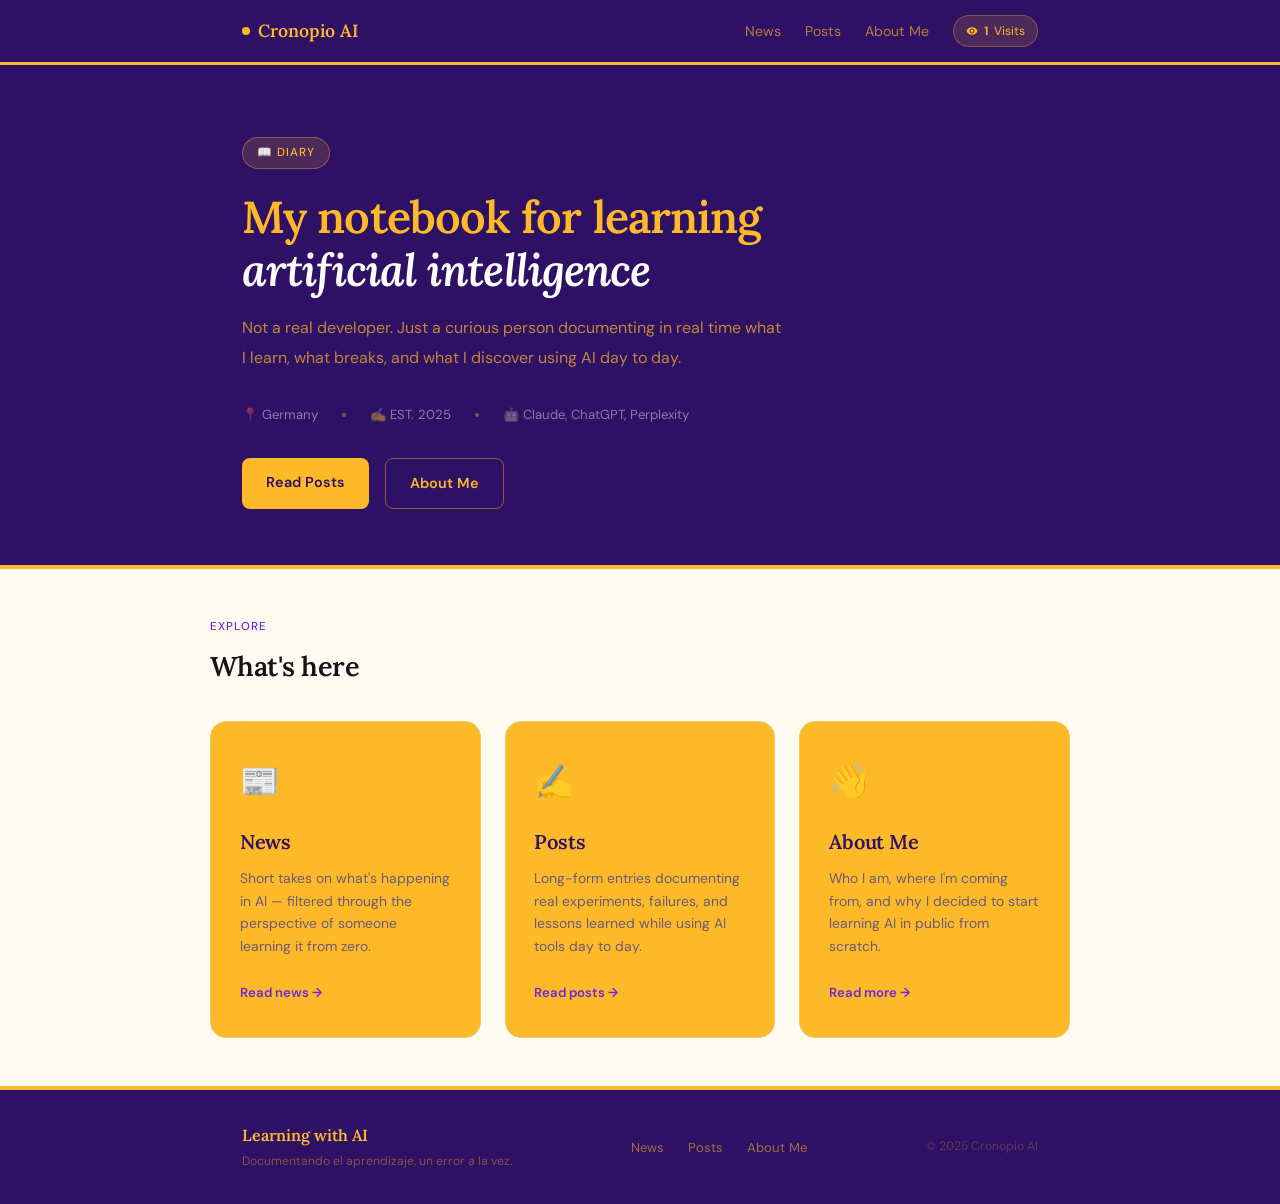
<file: index.html>
<!DOCTYPE html>
<html lang="en">
<head>
  <meta charset="UTF-8">
  <meta name="viewport" content="width=device-width, initial-scale=1.0">
  <title>Cronopio AI — My Digital Diary</title>
  <link href="https://fonts.googleapis.com/css2?family=Lora:ital,wght@0,400;0,600;1,400&family=DM+Sans:opsz,wght@9..40,300;9..40,400;9..40,500&display=swap" rel="stylesheet">
  <link rel="stylesheet" href="css/style.css">
  <script data-goatcounter="https://TUNOMBRE.goatcounter.com/count"
          async src="//gc.zgo.at/count.js"></script>
</head>
<body>

<nav>
  <div class="nav-inner">
    <a href="index.html" class="nav-logo">
      <span class="nav-logo-dot"></span> Cronopio AI
    </a>
    <div class="nav-right">
      <ul class="nav-links">
        <li><a href="news.html">News</a></li>
        <li><a href="posts.html">Posts</a></li>
        <li><a href="about.html">About Me</a></li>
      </ul>
      <div class="visit-badge">
        <svg viewBox="0 0 24 24"><path d="M12 4.5C7 4.5 2.73 7.61 1 12c1.73 4.39 6 7.5 11 7.5s9.27-3.11 11-7.5c-1.73-4.39-6-7.5-11-7.5zM12 17c-2.76 0-5-2.24-5-5s2.24-5 5-5 5 2.24 5 5-2.24 5-5 5zm0-8c-1.66 0-3 1.34-3 3s1.34 3 3 3 3-1.34 3-3-1.34-3-3-3z"/></svg>
        <span id="visit-count">...</span> Visits
      </div>
    </div>
  </div>
</nav>

<div class="header-wrap">
  <div class="header">
    <div class="header-tag">📖 Diary</div>
    <h1>My notebook for learning<br><em>artificial intelligence</em></h1>
    <p class="header-sub"> Not a real developer. Just a curious person documenting in real time what I learn, what breaks, and what I discover using AI day to day.</p> 
          <div class="header-meta">
      <span class="meta-item">📍 Germany</span>
      <span class="meta-dot"></span>
      <span class="meta-item">✍️ EST. 2025</span>
      <span class="meta-dot"></span>
      <span class="meta-item">🤖 Claude, ChatGPT, Perplexity</span>
    </div>
    <div class="hero-actions">
      <a href="posts.html" class="btn btn-primary">Read Posts</a>
      <a href="about.html" class="btn btn-outline">About Me</a>
    </div>
  </div>
</div>

<section class="categories-section">
  <div class="categories-inner">
    <p class="categories-label">Explore</p>
    <h2 class="categories-title">What's here</h2>
    <div class="category-cards">

      <a href="news.html" class="category-card">
        <span class="category-card-icon">📰</span>
        <p class="category-card-title">News</p>
        <p class="category-card-desc">Short takes on what's happening in AI — filtered through the perspective of someone learning it from zero.</p>
        <span class="category-card-cta">Read news →</span>
      </a>

      <a href="posts.html" class="category-card">
        <span class="category-card-icon">✍️</span>
        <p class="category-card-title">Posts</p>
        <p class="category-card-desc">Long-form entries documenting real experiments, failures, and lessons learned while using AI tools day to day.</p>
        <span class="category-card-cta">Read posts →</span>
      </a>

      <a href="about.html" class="category-card">
        <span class="category-card-icon">👋</span>
        <p class="category-card-title">About Me</p>
        <p class="category-card-desc">Who I am, where I'm coming from, and why I decided to start learning AI in public from scratch.</p>
        <span class="category-card-cta">Read more →</span>
      </a>

    </div>
  </div>
</section>

<footer>
  <div class="footer-inner">
    <div>
      <p class="footer-brand">Learning with AI</p>
      <p class="footer-sub">Documentando el aprendizaje, un error a la vez.</p>
    </div>
    <ul class="footer-links">
      <li><a href="news.html">News</a></li>
      <li><a href="posts.html">Posts</a></li>
      <li><a href="about.html">About Me</a></li>
    </ul>
    <p class="footer-copy">© 2025 Cronopio AI</p>
  </div>
</footer>

<script>
  async function loadVisitCount() {
    const SITE = 'TUNOMBRE';
    const TOKEN = 'TU_API_TOKEN';
    try {
      const res = await fetch(`https://${SITE}.goatcounter.com/api/v0/stats/total`, {
        headers: { 'Authorization': `Bearer ${TOKEN}` }
      });
      if (res.ok) {
        const data = await res.json();
        const count = data.total || 0;
        document.getElementById('visit-count').textContent = count.toLocaleString('es');
        return;
      }
    } catch(e) {}
    const key = 'blog-visits-v1';
    const stored = parseInt(localStorage.getItem(key) || '0') + 1;
    localStorage.setItem(key, stored);
    document.getElementById('visit-count').textContent = stored.toLocaleString('es');
  }
  loadVisitCount();
</script>
</body>
</html>
</file>
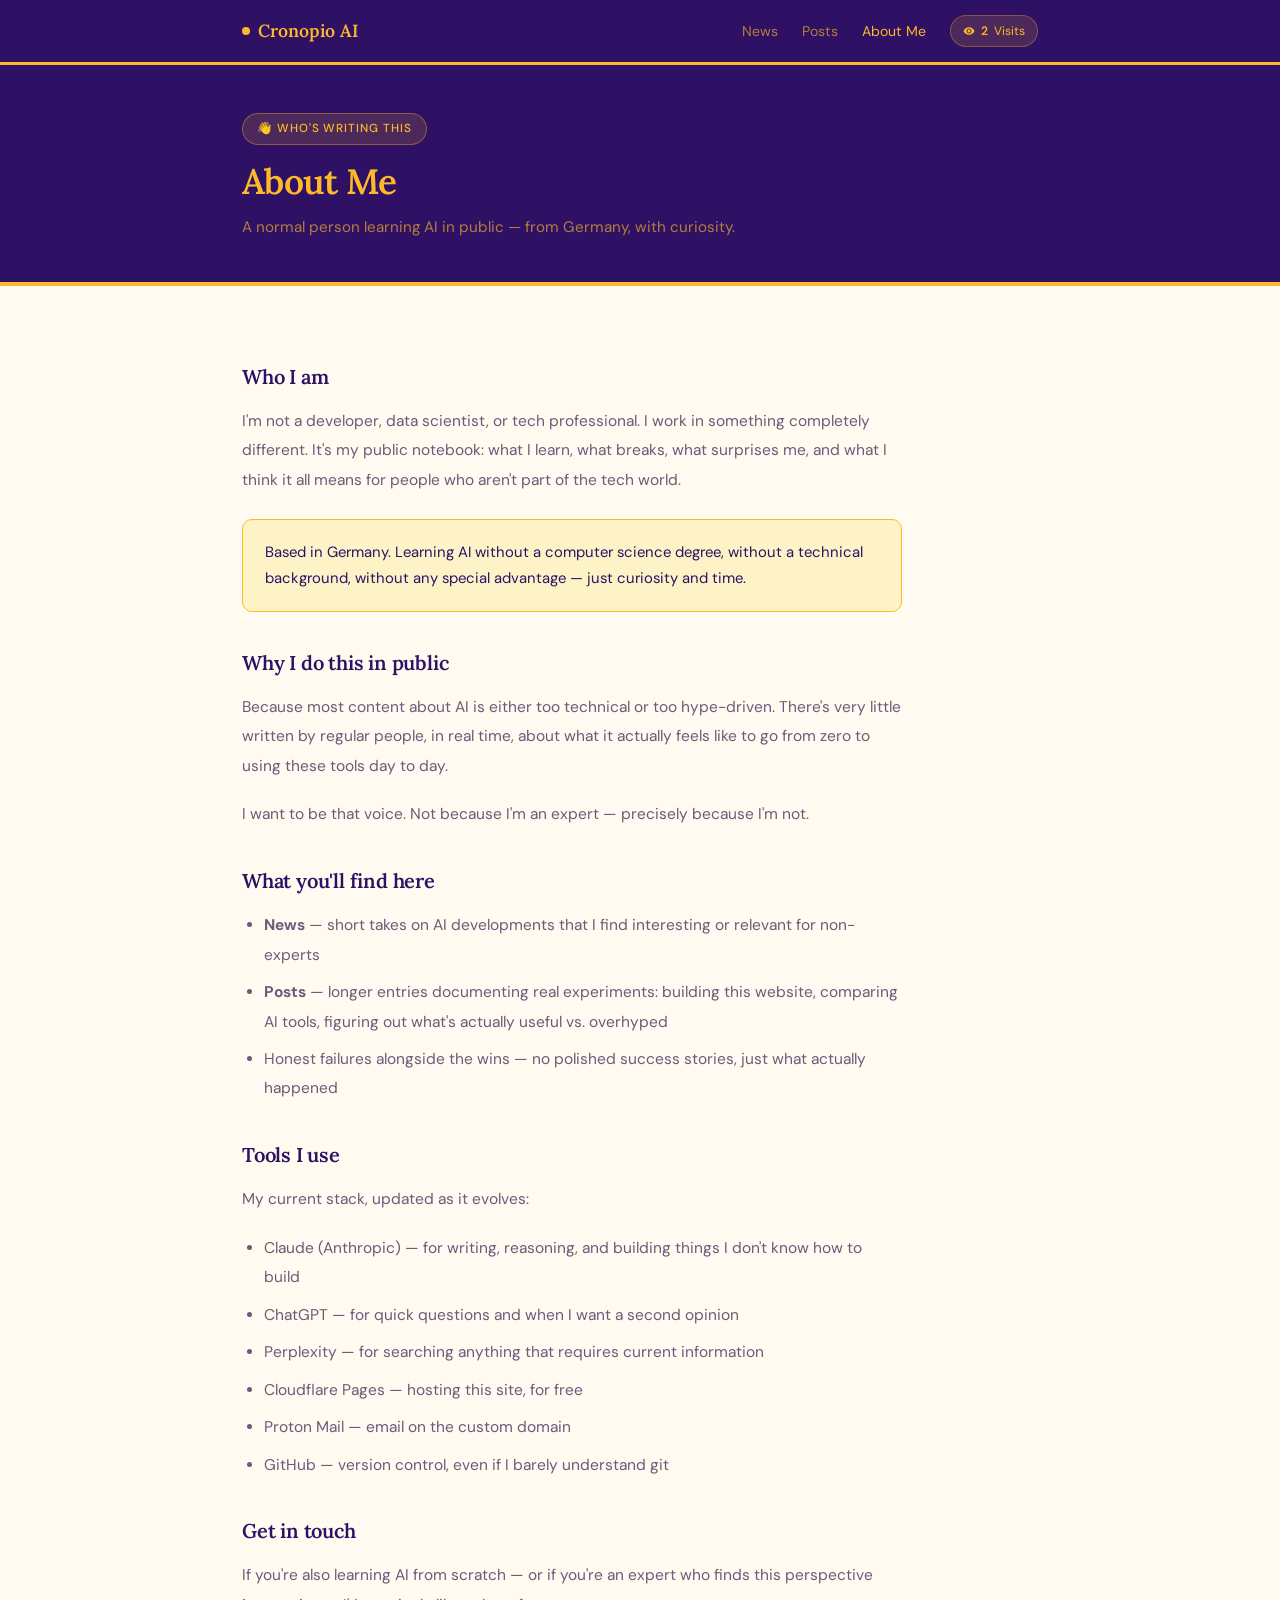
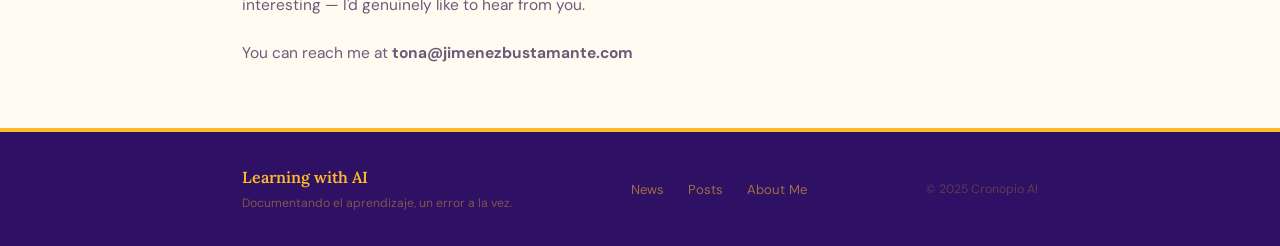
<file: about.html>
<!DOCTYPE html>
<html lang="en">
<head>
  <meta charset="UTF-8">
  <meta name="viewport" content="width=device-width, initial-scale=1.0">
  <title>About Me — Learning with AI</title>
  <link href="https://fonts.googleapis.com/css2?family=Lora:ital,wght@0,400;0,600;1,400&family=DM+Sans:opsz,wght@9..40,300;9..40,400;9..40,500&display=swap" rel="stylesheet">
  <link rel="stylesheet" href="css/style.css">
  <script data-goatcounter="https://TUNOMBRE.goatcounter.com/count"
          async src="//gc.zgo.at/count.js"></script>
</head>
<body>

<nav>
  <div class="nav-inner">
    <a href="index.html" class="nav-logo">
      <span class="nav-logo-dot"></span> Cronopio AI
    </a>
    <div class="nav-right">
      <ul class="nav-links">
        <li><a href="news.html">News</a></li>
        <li><a href="posts.html">Posts</a></li>
        <li><a href="about.html" class="active">About Me</a></li>
      </ul>
      <div class="visit-badge">
        <svg viewBox="0 0 24 24"><path d="M12 4.5C7 4.5 2.73 7.61 1 12c1.73 4.39 6 7.5 11 7.5s9.27-3.11 11-7.5c-1.73-4.39-6-7.5-11-7.5zM12 17c-2.76 0-5-2.24-5-5s2.24-5 5-5 5 2.24 5 5-2.24 5-5 5zm0-8c-1.66 0-3 1.34-3 3s1.34 3 3 3 3-1.34 3-3-1.34-3-3-3z"/></svg>
        <span id="visit-count">...</span> Visits
      </div>
    </div>
  </div>
</nav>

<div class="page-hero-wrap">
  <div class="page-hero">
    <span class="page-hero-label">👋 Who's writing this</span>
    <h1>About Me</h1>
    <p>A normal person learning AI in public — from Germany, with curiosity.</p>
  </div>
</div>

<div class="main-full">
  <div class="about-body" style="max-width:660px;">

    <h3>Who I am</h3>
    <p>I'm not a developer, data scientist, or tech professional. I work in something completely different. It's my public notebook: what I learn, what breaks, what surprises me, and what I think it all means for people who aren't part of the tech world.</p>

    <div class="about-highlight">
      Based in Germany. Learning AI without a computer science degree, without a technical background, without any special advantage — just curiosity and time.
    </div>

    <h3>Why I do this in public</h3>
    <p>Because most content about AI is either too technical or too hype-driven. There's very little written by regular people, in real time, about what it actually feels like to go from zero to using these tools day to day.</p>
    <p>I want to be that voice. Not because I'm an expert — precisely because I'm not.</p>

    <h3>What you'll find here</h3>
    <ul>
      <li><strong>News</strong> — short takes on AI developments that I find interesting or relevant for non-experts</li>
      <li><strong>Posts</strong> — longer entries documenting real experiments: building this website, comparing AI tools, figuring out what's actually useful vs. overhyped</li>
      <li>Honest failures alongside the wins — no polished success stories, just what actually happened</li>
    </ul>

    <h3>Tools I use</h3>
    <p>My current stack, updated as it evolves:</p>
    <ul>
      <li>Claude (Anthropic) — for writing, reasoning, and building things I don't know how to build</li>
      <li>ChatGPT — for quick questions and when I want a second opinion</li>
      <li>Perplexity — for searching anything that requires current information</li>
      <li>Cloudflare Pages — hosting this site, for free</li>
      <li>Proton Mail — email on the custom domain</li>
      <li>GitHub — version control, even if I barely understand git</li>
    </ul>

    <h3>Get in touch</h3>
    <p>If you're also learning AI from scratch — or if you're an expert who finds this perspective interesting — I'd genuinely like to hear from you.</p>
    <p>You can reach me at <strong>tona@jimenezbustamante.com</strong></p>

  </div>
</div>

<footer>
  <div class="footer-inner">
    <div>
      <p class="footer-brand">Learning with AI</p>
      <p class="footer-sub">Documentando el aprendizaje, un error a la vez.</p>
    </div>
    <ul class="footer-links">
      <li><a href="news.html">News</a></li>
      <li><a href="posts.html">Posts</a></li>
      <li><a href="about.html">About Me</a></li>
    </ul>
    <p class="footer-copy">© 2025 Cronopio AI</p>
  </div>
</footer>

<script>
  async function loadVisitCount() {
    const SITE = 'TUNOMBRE';
    const TOKEN = 'TU_API_TOKEN';
    try {
      const res = await fetch(`https://${SITE}.goatcounter.com/api/v0/stats/total`, {
        headers: { 'Authorization': `Bearer ${TOKEN}` }
      });
      if (res.ok) {
        const data = await res.json();
        const count = data.total || 0;
        document.getElementById('visit-count').textContent = count.toLocaleString('es');
        return;
      }
    } catch(e) {}
    const key = 'blog-visits-v1';
    const stored = parseInt(localStorage.getItem(key) || '0') + 1;
    localStorage.setItem(key, stored);
    document.getElementById('visit-count').textContent = stored.toLocaleString('es');
  }
  loadVisitCount();
</script>
</body>
</html>
</file>
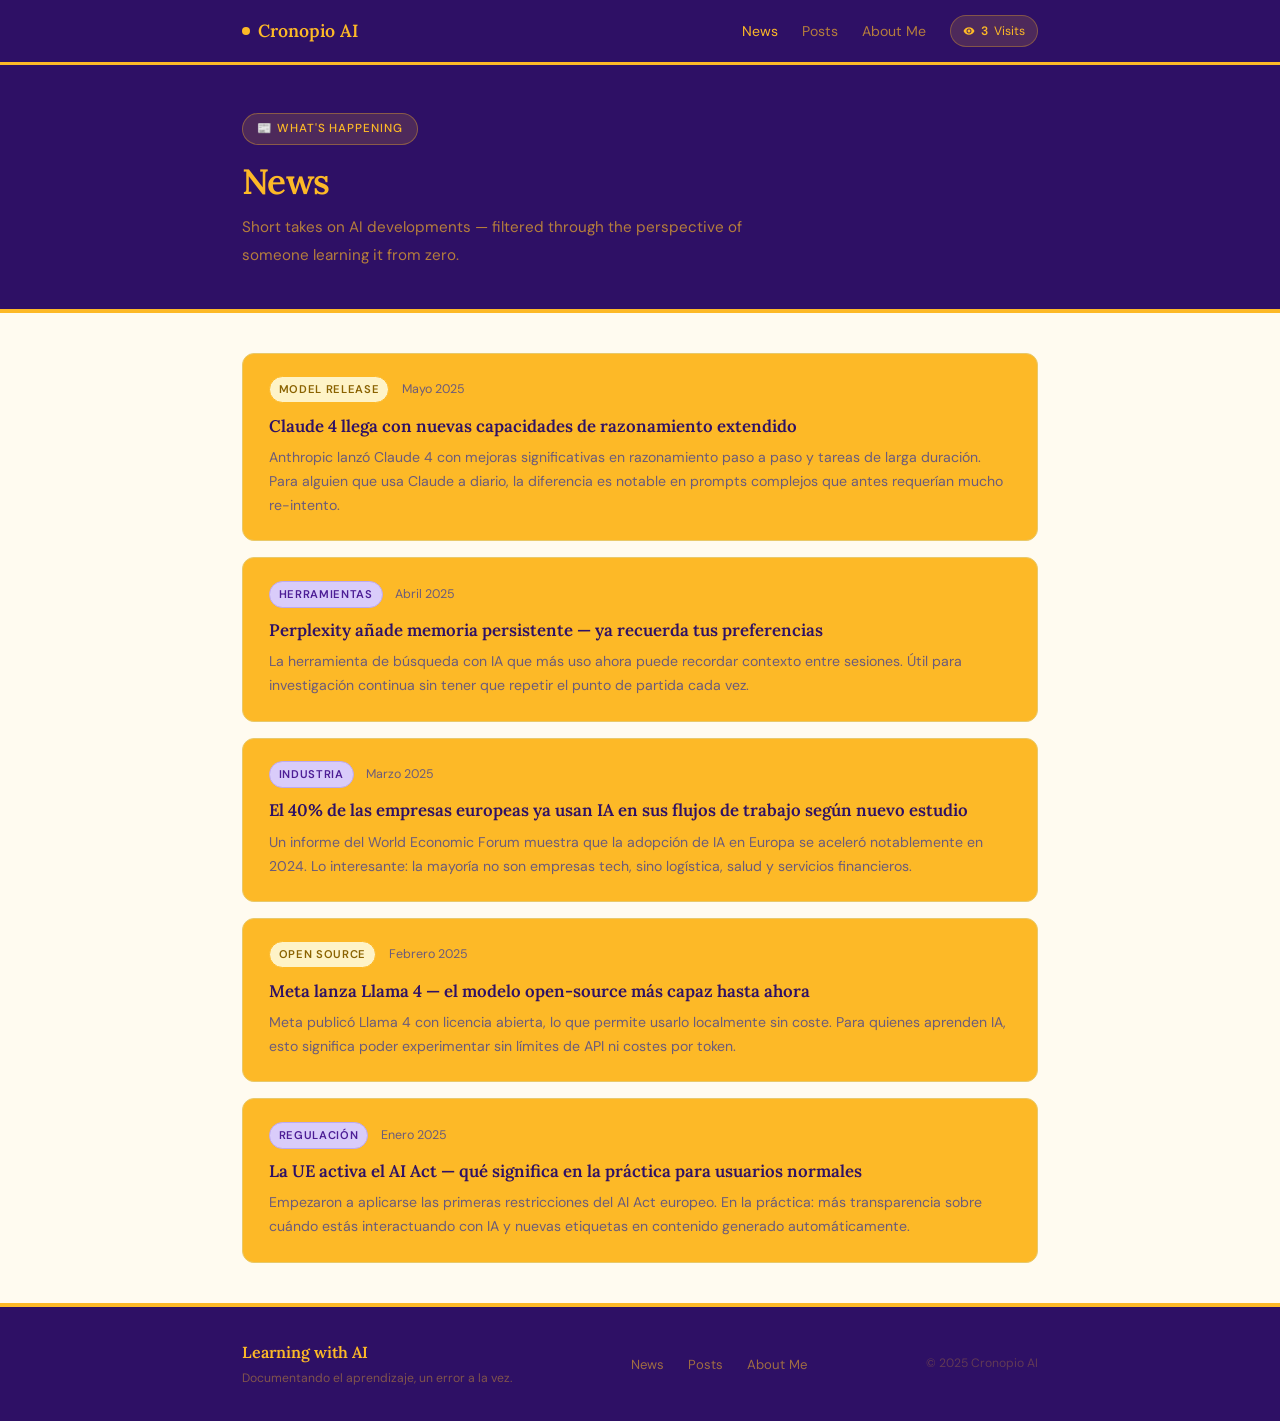
<file: news.html>
<!DOCTYPE html>
<html lang="en">
<head>
  <meta charset="UTF-8">
  <meta name="viewport" content="width=device-width, initial-scale=1.0">
  <title>News — Learning with AI</title>
  <link href="https://fonts.googleapis.com/css2?family=Lora:ital,wght@0,400;0,600;1,400&family=DM+Sans:opsz,wght@9..40,300;9..40,400;9..40,500&display=swap" rel="stylesheet">
  <link rel="stylesheet" href="css/style.css">
  <script data-goatcounter="https://TUNOMBRE.goatcounter.com/count"
          async src="//gc.zgo.at/count.js"></script>
</head>
<body>

<nav>
  <div class="nav-inner">
    <a href="index.html" class="nav-logo">
      <span class="nav-logo-dot"></span> Cronopio AI
    </a>
    <div class="nav-right">
      <ul class="nav-links">
        <li><a href="news.html" class="active">News</a></li>
        <li><a href="posts.html">Posts</a></li>
        <li><a href="about.html">About Me</a></li>
      </ul>
      <div class="visit-badge">
        <svg viewBox="0 0 24 24"><path d="M12 4.5C7 4.5 2.73 7.61 1 12c1.73 4.39 6 7.5 11 7.5s9.27-3.11 11-7.5c-1.73-4.39-6-7.5-11-7.5zM12 17c-2.76 0-5-2.24-5-5s2.24-5 5-5 5 2.24 5 5-2.24 5-5 5zm0-8c-1.66 0-3 1.34-3 3s1.34 3 3 3 3-1.34 3-3-1.34-3-3-3z"/></svg>
        <span id="visit-count">...</span> Visits
      </div>
    </div>
  </div>
</nav>

<div class="page-hero-wrap">
  <div class="page-hero">
    <span class="page-hero-label">📰 What's happening</span>
    <h1>News</h1>
    <p>Short takes on AI developments — filtered through the perspective of someone learning it from zero.</p>
  </div>
</div>

<div class="main-full">

  <div class="news-grid">

    <div class="news-item">
      <div class="news-item-top">
        <span class="news-badge news-badge-gold">Model release</span>
        <span class="news-date">Mayo 2025</span>
      </div>
      <p class="news-title">Claude 4 llega con nuevas capacidades de razonamiento extendido</p>
      <p class="news-body">Anthropic lanzó Claude 4 con mejoras significativas en razonamiento paso a paso y tareas de larga duración. Para alguien que usa Claude a diario, la diferencia es notable en prompts complejos que antes requerían mucho re-intento.</p>
    </div>

    <div class="news-item">
      <div class="news-item-top">
        <span class="news-badge">Herramientas</span>
        <span class="news-date">Abril 2025</span>
      </div>
      <p class="news-title">Perplexity añade memoria persistente — ya recuerda tus preferencias</p>
      <p class="news-body">La herramienta de búsqueda con IA que más uso ahora puede recordar contexto entre sesiones. Útil para investigación continua sin tener que repetir el punto de partida cada vez.</p>
    </div>

    <div class="news-item">
      <div class="news-item-top">
        <span class="news-badge">Industria</span>
        <span class="news-date">Marzo 2025</span>
      </div>
      <p class="news-title">El 40% de las empresas europeas ya usan IA en sus flujos de trabajo según nuevo estudio</p>
      <p class="news-body">Un informe del World Economic Forum muestra que la adopción de IA en Europa se aceleró notablemente en 2024. Lo interesante: la mayoría no son empresas tech, sino logística, salud y servicios financieros.</p>
    </div>

    <div class="news-item">
      <div class="news-item-top">
        <span class="news-badge news-badge-gold">Open source</span>
        <span class="news-date">Febrero 2025</span>
      </div>
      <p class="news-title">Meta lanza Llama 4 — el modelo open-source más capaz hasta ahora</p>
      <p class="news-body">Meta publicó Llama 4 con licencia abierta, lo que permite usarlo localmente sin coste. Para quienes aprenden IA, esto significa poder experimentar sin límites de API ni costes por token.</p>
    </div>

    <div class="news-item">
      <div class="news-item-top">
        <span class="news-badge">Regulación</span>
        <span class="news-date">Enero 2025</span>
      </div>
      <p class="news-title">La UE activa el AI Act — qué significa en la práctica para usuarios normales</p>
      <p class="news-body">Empezaron a aplicarse las primeras restricciones del AI Act europeo. En la práctica: más transparencia sobre cuándo estás interactuando con IA y nuevas etiquetas en contenido generado automáticamente.</p>
    </div>

  </div>

</div>

<footer>
  <div class="footer-inner">
    <div>
      <p class="footer-brand">Learning with AI</p>
      <p class="footer-sub">Documentando el aprendizaje, un error a la vez.</p>
    </div>
    <ul class="footer-links">
      <li><a href="news.html">News</a></li>
      <li><a href="posts.html">Posts</a></li>
      <li><a href="about.html">About Me</a></li>
    </ul>
    <p class="footer-copy">© 2025 Cronopio AI</p>
  </div>
</footer>

<script>
  async function loadVisitCount() {
    const SITE = 'TUNOMBRE';
    const TOKEN = 'TU_API_TOKEN';
    try {
      const res = await fetch(`https://${SITE}.goatcounter.com/api/v0/stats/total`, {
        headers: { 'Authorization': `Bearer ${TOKEN}` }
      });
      if (res.ok) {
        const data = await res.json();
        const count = data.total || 0;
        document.getElementById('visit-count').textContent = count.toLocaleString('es');
        return;
      }
    } catch(e) {}
    const key = 'blog-visits-v1';
    const stored = parseInt(localStorage.getItem(key) || '0') + 1;
    localStorage.setItem(key, stored);
    document.getElementById('visit-count').textContent = stored.toLocaleString('es');
  }
  loadVisitCount();
</script>
</body>
</html>
</file>
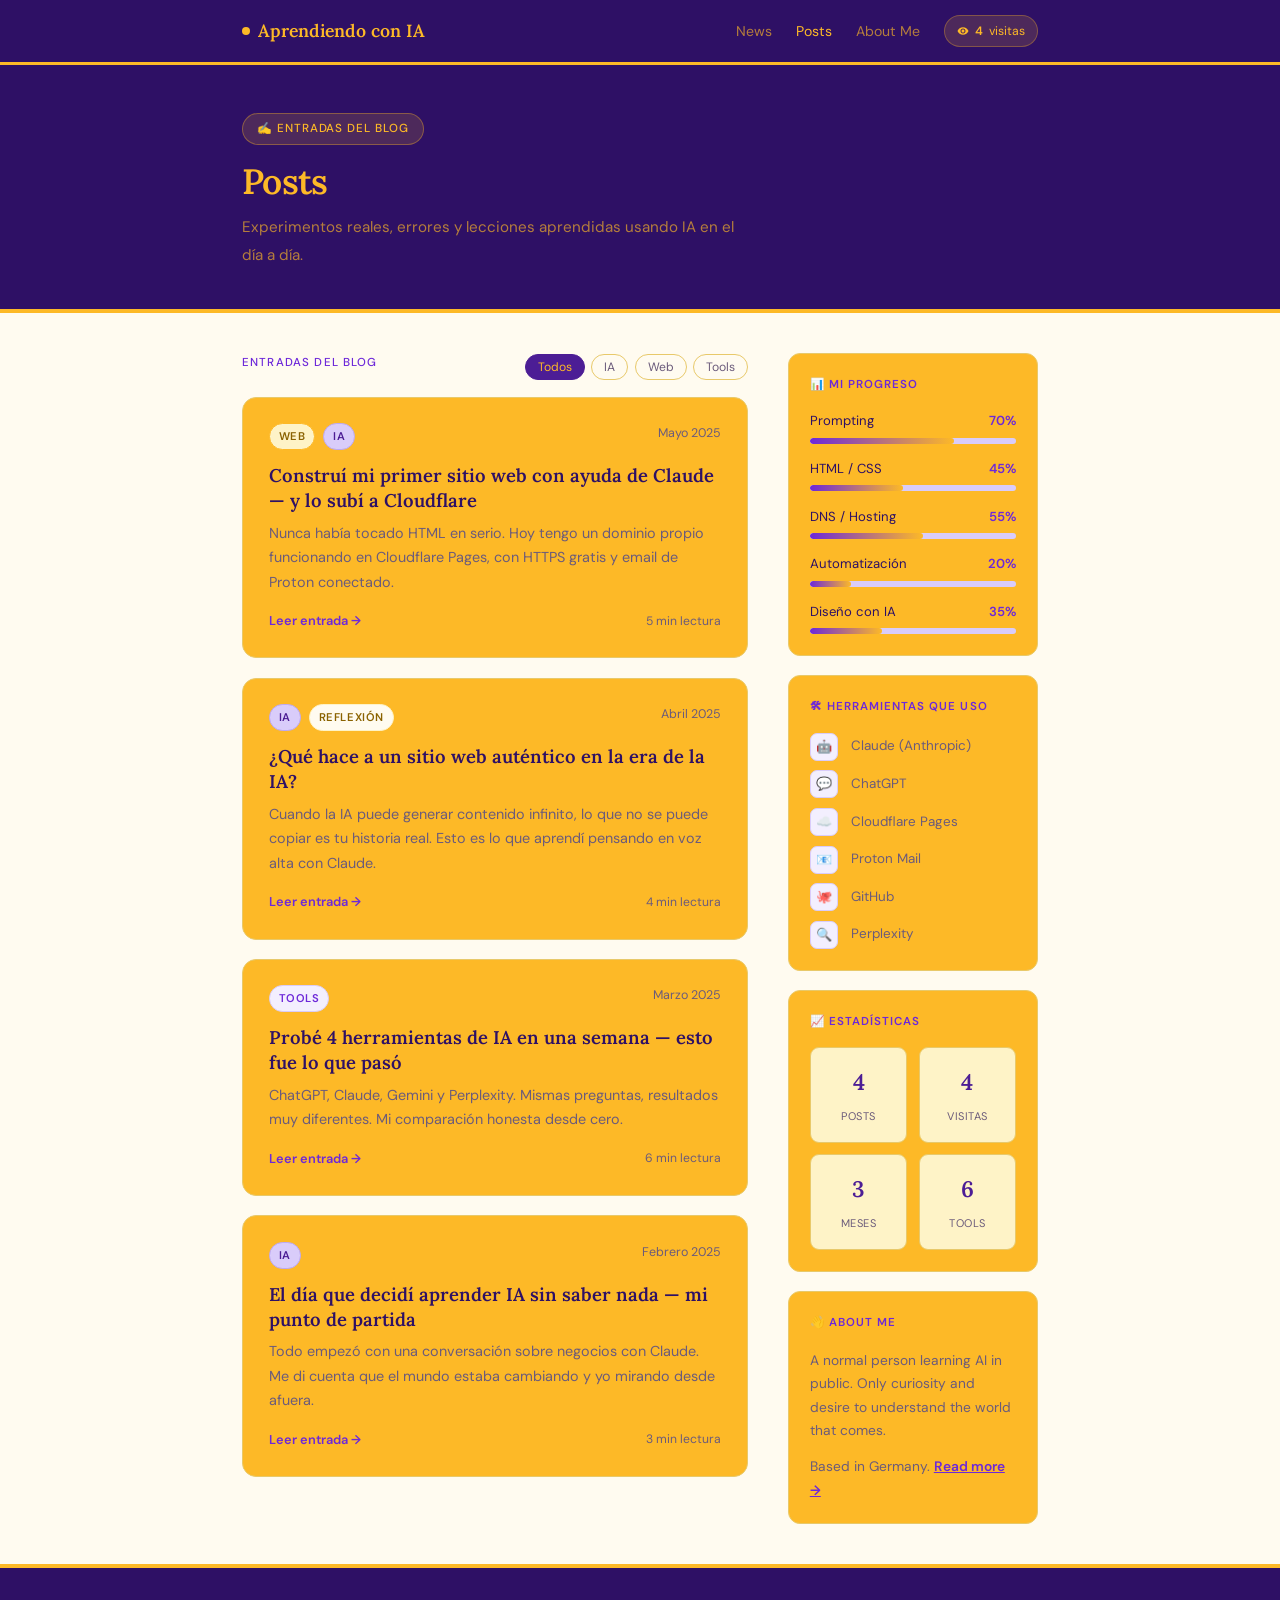
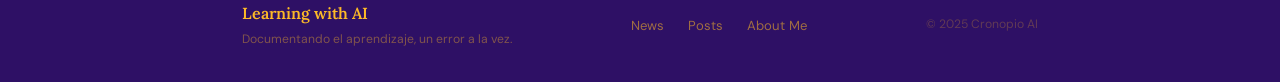
<file: posts.html>
<!DOCTYPE html>
<html lang="en">
<head>
  <meta charset="UTF-8">
  <meta name="viewport" content="width=device-width, initial-scale=1.0">
  <title>Posts — Learning with AI</title>
  <link href="https://fonts.googleapis.com/css2?family=Lora:ital,wght@0,400;0,600;1,400&family=DM+Sans:opsz,wght@9..40,300;9..40,400;9..40,500&display=swap" rel="stylesheet">
  <link rel="stylesheet" href="css/style.css">
  <script data-goatcounter="https://TUNOMBRE.goatcounter.com/count"
          async src="//gc.zgo.at/count.js"></script>
</head>
<body>

<nav>
  <div class="nav-inner">
    <a href="index.html" class="nav-logo">
      <span class="nav-logo-dot"></span> Aprendiendo con IA
    </a>
    <div class="nav-right">
      <ul class="nav-links">
        <li><a href="news.html">News</a></li>
        <li><a href="posts.html" class="active">Posts</a></li>
        <li><a href="about.html">About Me</a></li>
      </ul>
      <div class="visit-badge">
        <svg viewBox="0 0 24 24"><path d="M12 4.5C7 4.5 2.73 7.61 1 12c1.73 4.39 6 7.5 11 7.5s9.27-3.11 11-7.5c-1.73-4.39-6-7.5-11-7.5zM12 17c-2.76 0-5-2.24-5-5s2.24-5 5-5 5 2.24 5 5-2.24 5-5 5zm0-8c-1.66 0-3 1.34-3 3s1.34 3 3 3 3-1.34 3-3-1.34-3-3-3z"/></svg>
        <span id="visit-count">...</span> visitas
      </div>
    </div>
  </div>
</nav>

<div class="page-hero-wrap">
  <div class="page-hero">
    <span class="page-hero-label">✍️ Entradas del blog</span>
    <h1>Posts</h1>
    <p>Experimentos reales, errores y lecciones aprendidas usando IA en el día a día.</p>
  </div>
</div>

<div class="main">

  <!-- POSTS COLUMN -->
  <div>
    <div class="posts-list" id="posts-list">
      <div class="posts-header">
        <div>
          <p class="label">Entradas del blog</p>
        </div>
        <div class="filter-tabs">
          <button class="filter-tab active" onclick="filterPosts('todos', this)">Todos</button>
          <button class="filter-tab" onclick="filterPosts('ia', this)">IA</button>
          <button class="filter-tab" onclick="filterPosts('web', this)">Web</button>
          <button class="filter-tab" onclick="filterPosts('tools', this)">Tools</button>
        </div>
      </div>

      <div class="posts" id="posts-container">

        <div class="post-card" data-tag="web" onclick="openPost('post4')">
          <div class="post-card-top">
            <div class="post-tags"><span class="post-tag tag-web">Web</span><span class="post-tag tag-ia">IA</span></div>
            <span class="post-date">Mayo 2025</span>
          </div>
          <p class="post-title">Construí mi primer sitio web con ayuda de Claude — y lo subí a Cloudflare</p>
          <p class="post-excerpt">Nunca había tocado HTML en serio. Hoy tengo un dominio propio funcionando en Cloudflare Pages, con HTTPS gratis y email de Proton conectado.</p>
          <div class="post-footer"><span class="post-read">Leer entrada →</span><span class="post-mins">5 min lectura</span></div>
        </div>

        <div class="post-card" data-tag="ia" onclick="openPost('post3')">
          <div class="post-card-top">
            <div class="post-tags"><span class="post-tag tag-ia">IA</span><span class="post-tag tag-reflexion">Reflexión</span></div>
            <span class="post-date">Abril 2025</span>
          </div>
          <p class="post-title">¿Qué hace a un sitio web auténtico en la era de la IA?</p>
          <p class="post-excerpt">Cuando la IA puede generar contenido infinito, lo que no se puede copiar es tu historia real. Esto es lo que aprendí pensando en voz alta con Claude.</p>
          <div class="post-footer"><span class="post-read">Leer entrada →</span><span class="post-mins">4 min lectura</span></div>
        </div>

        <div class="post-card" data-tag="tools" onclick="openPost('post2')">
          <div class="post-card-top">
            <div class="post-tags"><span class="post-tag tag-tools">Tools</span></div>
            <span class="post-date">Marzo 2025</span>
          </div>
          <p class="post-title">Probé 4 herramientas de IA en una semana — esto fue lo que pasó</p>
          <p class="post-excerpt">ChatGPT, Claude, Gemini y Perplexity. Mismas preguntas, resultados muy diferentes. Mi comparación honesta desde cero.</p>
          <div class="post-footer"><span class="post-read">Leer entrada →</span><span class="post-mins">6 min lectura</span></div>
        </div>

        <div class="post-card" data-tag="ia" onclick="openPost('post1')">
          <div class="post-card-top">
            <div class="post-tags"><span class="post-tag tag-ia">IA</span></div>
            <span class="post-date">Febrero 2025</span>
          </div>
          <p class="post-title">El día que decidí aprender IA sin saber nada — mi punto de partida</p>
          <p class="post-excerpt">Todo empezó con una conversación sobre negocios con Claude. Me di cuenta que el mundo estaba cambiando y yo mirando desde afuera.</p>
          <div class="post-footer"><span class="post-read">Leer entrada →</span><span class="post-mins">3 min lectura</span></div>
        </div>

      </div>
    </div>

    <!-- FULL POSTS -->
    <div class="post-full" id="post4">
      <button class="back-btn" onclick="showList()">← Volver al blog</button>
      <div class="post-tags" style="margin-bottom:1rem;display:flex;gap:0.5rem;"><span class="post-tag tag-web">Web</span><span class="post-tag tag-ia">IA</span></div>
      <h2 class="full-post-title">Construí mi primer sitio web con ayuda de Claude — y lo subí a Cloudflare</h2>
      <div class="full-post-meta">
        <span class="meta-item" style="color:var(--text-muted)">📅 Mayo 2025</span>
        <span class="meta-dot" style="background:var(--border)"></span>
        <span class="meta-item" style="color:var(--text-muted)">⏱ 5 min lectura</span>
      </div>
      <div class="full-post-body">
        <p>Hace tres meses no sabía qué era un registro DNS. Hoy tengo un dominio propio, un sitio web funcionando, email profesional con Proton Mail, y todo corriendo en Cloudflare gratis.</p>
        <h3>El punto de partida</h3>
        <p>Tenía un dominio comprado en GoDaddy desde hacía meses, sin usar. Lo compré con la vaga idea de "algún día tener mi web". Ese día llegó cuando empecé a hablar con Claude sobre cómo construir algo sin saber programar.</p>
        <blockquote>"La mejor forma de aprender es tener un proyecto real que te obligue a resolver problemas reales."</blockquote>
        <h3>Lo que aprendí en el proceso</h3>
        <p>Primero entendí que necesitaba tres cosas: el dominio (ya lo tenía), hosting (elegí Cloudflare Pages, gratis), y un archivo <code>index.html</code> con el contenido de la web.</p>
        <p>Lo más complicado fue mover los nameservers de GoDaddy a Cloudflare y luego conectar el email de Proton Mail. Hubo errores de DNS, registros DKIM que no aparecían, y mucha paciencia.</p>
        <div class="lesson-box">
          <p class="lesson-box-label">💡 Lección aprendida</p>
          <p>Cuando mueves los nameservers a Cloudflare, TODOS los registros DNS tienen que vivir ahí — incluyendo los del email. El error más común es olvidarse de importarlos o dejar el proxy naranja activado en los registros de correo.</p>
        </div>
        <h3>¿Valió la pena?</h3>
        <p>Completamente. Ahora entiendo qué es un registro MX, qué hace DKIM, por qué existe HTTPS. No memoricé conceptos — los resolví cuando algo se rompió. Eso es aprender de verdad.</p>
      </div>
    </div>

    <div class="post-full" id="post3">
      <button class="back-btn" onclick="showList()">← Volver al blog</button>
      <div class="post-tags" style="margin-bottom:1rem;display:flex;gap:0.5rem;"><span class="post-tag tag-ia">IA</span><span class="post-tag tag-reflexion">Reflexión</span></div>
      <h2 class="full-post-title">¿Qué hace a un sitio web auténtico en la era de la IA?</h2>
      <div class="full-post-meta">
        <span class="meta-item" style="color:var(--text-muted)">📅 Abril 2025</span>
        <span class="meta-dot" style="background:var(--border)"></span>
        <span class="meta-item" style="color:var(--text-muted)">⏱ 4 min lectura</span>
      </div>
      <div class="full-post-body">
        <p>Le pregunté a Claude directamente: "¿Qué puede tener un sitio web que tú no puedas reemplazar?" La respuesta me hizo pensar durante días.</p>
        <h3>El internet se está llenando de contenido perfecto</h3>
        <p>La IA puede escribir artículos, generar imágenes, crear páginas enteras. Todo correcto, todo bien estructurado, todo un poco igual. Cuando todo es perfecto, lo imperfecto se vuelve valioso.</p>
        <blockquote>"Lo que no se puede falsificar es que tú viviste algo. La IA puede escribir sobre alguien, pero no puede ser alguien."</blockquote>
        <h3>Lo que sobrevive</h3>
        <ul>
          <li>Tu historia real, con nombres y fechas concretas</li>
          <li>Fotos tuyas en tu espacio real</li>
          <li>Una opinión que no es para todos</li>
          <li>Confianza acumulada con personas reales en el tiempo</li>
          <li>Lo hiper-específico: tu ciudad, tu nicho, tu contexto</li>
        </ul>
        <div class="lesson-box">
          <p class="lesson-box-label">💡 Lección aprendida</p>
          <p>Este blog existe precisamente por eso. No es el mejor blog sobre IA. Es el único blog sobre cómo YO estoy aprendiendo IA, desde donde estoy, con lo que sé. Eso no se puede copiar.</p>
        </div>
      </div>
    </div>

    <div class="post-full" id="post2">
      <button class="back-btn" onclick="showList()">← Volver al blog</button>
      <div class="post-tags" style="margin-bottom:1rem;"><span class="post-tag tag-tools">Tools</span></div>
      <h2 class="full-post-title">Probé 4 herramientas de IA en una semana — esto fue lo que pasó</h2>
      <div class="full-post-meta">
        <span class="meta-item" style="color:var(--text-muted)">📅 Marzo 2025</span>
        <span class="meta-dot" style="background:var(--border)"></span>
        <span class="meta-item" style="color:var(--text-muted)">⏱ 6 min lectura</span>
      </div>
      <div class="full-post-body">
        <p>Una semana, cuatro herramientas, las mismas preguntas para todas. Mi experimento poco científico pero muy honesto.</p>
        <h3>Las herramientas</h3>
        <ul>
          <li>ChatGPT (GPT-4o) — el más conocido, muy versátil</li>
          <li>Claude (Sonnet) — mejor para textos largos y razonamiento</li>
          <li>Gemini — buena integración con Google</li>
          <li>Perplexity — el mejor para buscar información actual</li>
        </ul>
        <h3>Mi conclusión honesta</h3>
        <p>No hay una herramienta que gane en todo. ChatGPT es el más flexible. Claude es el que mejor entiende lo que quiero decir cuando no lo digo perfectamente. Perplexity es insustituible para noticias recientes.</p>
        <div class="lesson-box">
          <p class="lesson-box-label">💡 Lección aprendida</p>
          <p>El error es buscar "la mejor IA". La pregunta correcta es "la mejor IA para esta tarea específica". Son herramientas, no religiones.</p>
        </div>
      </div>
    </div>

    <div class="post-full" id="post1">
      <button class="back-btn" onclick="showList()">← Volver al blog</button>
      <div class="post-tags" style="margin-bottom:1rem;"><span class="post-tag tag-ia">IA</span></div>
      <h2 class="full-post-title">El día que decidí aprender IA sin saber nada — mi punto de partida</h2>
      <div class="full-post-meta">
        <span class="meta-item" style="color:var(--text-muted)">📅 Febrero 2025</span>
        <span class="meta-dot" style="background:var(--border)"></span>
        <span class="meta-item" style="color:var(--text-muted)">⏱ 3 min lectura</span>
      </div>
      <div class="full-post-body">
        <p>No tengo formación técnica. No sé programar. Trabajo en algo completamente diferente. Y aun así decidí que no podía seguir ignorando lo que estaba pasando con la inteligencia artificial.</p>
        <h3>El momento que cambió todo</h3>
        <p>Fue una conversación casual con Claude sobre ideas de negocios. En 20 minutos me dio más ideas útiles y mejor razonadas que meses de búsquedas en Google. Me quedé pensando: si esto existe, ¿qué más puedo hacer con ello?</p>
        <blockquote>"El mejor momento para empezar era hace un año. El segundo mejor momento es hoy."</blockquote>
        <div class="lesson-box">
          <p class="lesson-box-label">💡 Lección aprendida</p>
          <p>Empezar sin saber nada no es una desventaja — es el punto de partida más honesto. Todo lo que aprenda desde cero es real y verificable.</p>
        </div>
      </div>
    </div>

  </div><!-- end posts column -->

  <!-- SIDEBAR -->
  <aside class="sidebar">

    <div class="sidebar-card">
      <p class="sidebar-title">📊 Mi progreso</p>
      <div class="progress-item">
        <div class="progress-label"><span>Prompting</span><span>70%</span></div>
        <div class="progress-bar"><div class="progress-fill" style="width:70%"></div></div>
      </div>
      <div class="progress-item">
        <div class="progress-label"><span>HTML / CSS</span><span>45%</span></div>
        <div class="progress-bar"><div class="progress-fill" style="width:45%"></div></div>
      </div>
      <div class="progress-item">
        <div class="progress-label"><span>DNS / Hosting</span><span>55%</span></div>
        <div class="progress-bar"><div class="progress-fill" style="width:55%"></div></div>
      </div>
      <div class="progress-item">
        <div class="progress-label"><span>Automatización</span><span>20%</span></div>
        <div class="progress-bar"><div class="progress-fill" style="width:20%"></div></div>
      </div>
      <div class="progress-item">
        <div class="progress-label"><span>Diseño con IA</span><span>35%</span></div>
        <div class="progress-bar"><div class="progress-fill" style="width:35%"></div></div>
      </div>
    </div>

    <div class="sidebar-card">
      <p class="sidebar-title">🛠 Herramientas que uso</p>
      <div class="tools-list">
        <div class="tool-item"><div class="tool-icon">🤖</div> Claude (Anthropic)</div>
        <div class="tool-item"><div class="tool-icon">💬</div> ChatGPT</div>
        <div class="tool-item"><div class="tool-icon">☁️</div> Cloudflare Pages</div>
        <div class="tool-item"><div class="tool-icon">📧</div> Proton Mail</div>
        <div class="tool-item"><div class="tool-icon">🐙</div> GitHub</div>
        <div class="tool-item"><div class="tool-icon">🔍</div> Perplexity</div>
      </div>
    </div>

    <div class="sidebar-card">
      <p class="sidebar-title">📈 Estadísticas</p>
      <div class="stats-grid">
        <div class="stat-box"><span class="stat-num">4</span><span class="stat-lbl">Posts</span></div>
        <div class="stat-box"><span class="stat-num" id="sidebar-visits">...</span><span class="stat-lbl">Visitas</span></div>
        <div class="stat-box"><span class="stat-num">3</span><span class="stat-lbl">Meses</span></div>
        <div class="stat-box"><span class="stat-num">6</span><span class="stat-lbl">Tools</span></div>
      </div>
    </div>

    <div class="sidebar-card">
      <p class="sidebar-title">👋 About me</p>
      <p class="sobre-mi-text">A normal person learning AI in public. Only curiosity and desire to understand the world that comes.</p>
      <p class="sobre-mi-text">Based in Germany. <a href="about.html" style="color:var(--p600);font-weight:600;">Read more →</a></p>
    </div>

  </aside>
</div>

<footer>
  <div class="footer-inner">
    <div>
      <p class="footer-brand">Learning with AI</p>
      <p class="footer-sub">Documentando el aprendizaje, un error a la vez.</p>
    </div>
    <ul class="footer-links">
      <li><a href="news.html">News</a></li>
      <li><a href="posts.html">Posts</a></li>
      <li><a href="about.html">About Me</a></li>
    </ul>
    <p class="footer-copy">© 2025 Cronopio AI</p>
  </div>
</footer>

<script>
  async function loadVisitCount() {
    const SITE = 'TUNOMBRE';
    const TOKEN = 'TU_API_TOKEN';
    try {
      const res = await fetch(`https://${SITE}.goatcounter.com/api/v0/stats/total`, {
        headers: { 'Authorization': `Bearer ${TOKEN}` }
      });
      if (res.ok) {
        const data = await res.json();
        const count = data.total || 0;
        document.getElementById('visit-count').textContent = count.toLocaleString('es');
        document.getElementById('sidebar-visits').textContent = count.toLocaleString('es');
        return;
      }
    } catch(e) {}
    const key = 'blog-visits-v1';
    const stored = parseInt(localStorage.getItem(key) || '0') + 1;
    localStorage.setItem(key, stored);
    document.getElementById('visit-count').textContent = stored.toLocaleString('es');
    document.getElementById('sidebar-visits').textContent = stored.toLocaleString('es');
  }
  loadVisitCount();

  function filterPosts(tag, btn) {
    document.querySelectorAll('.filter-tab').forEach(t => t.classList.remove('active'));
    btn.classList.add('active');
    document.querySelectorAll('.post-card').forEach(card => {
      card.style.display = (tag === 'todos' || card.dataset.tag === tag) ? 'block' : 'none';
    });
  }

  function openPost(id) {
    document.getElementById('posts-list').classList.add('hidden');
    document.querySelectorAll('.post-full').forEach(p => p.classList.remove('active'));
    document.getElementById(id).classList.add('active');
    window.scrollTo({ top: 0, behavior: 'smooth' });
  }

  function showList() {
    document.querySelectorAll('.post-full').forEach(p => p.classList.remove('active'));
    document.getElementById('posts-list').classList.remove('hidden');
    window.scrollTo({ top: 0, behavior: 'smooth' });
  }
</script>
</body>
</html>
</file>
<file: css/style.css>
*, *::before, *::after { box-sizing: border-box; margin: 0; padding: 0; }
:root {
  --p50:  #F3EFFE;
  --p100: #D9CCFA;
  --p200: #BBA8F5;
  --p400: #8B5CF6;
  --p600: #6D28D9;
  --p800: #4C1D95;
  --p900: #2E1065;
  --gold:        #FDB927;
  --gold-dark:   #C9921A;
  --gold-deeper: #8A6200;
  --gold-light:  #FEF3C7;
  --gold-pale:   #FFFBF0;
  --text:       #1a1018;
  --text-muted: #6B5B7B;
  --bg:      #FDB927;
  --bg-soft: #FEF3C7;
  --border:  #E8C96A;
}

html { scroll-behavior: smooth; }
body {
  font-family: 'DM Sans', sans-serif;
  color: var(--text);
  background: var(--gold-pale);
  line-height: 1.7;
  font-size: 16px;
}

/* ── NAV ── */
nav {
  position: sticky; top: 0; z-index: 100;
  background: var(--p900);
  border-bottom: 3px solid var(--gold);
}
.nav-inner {
  max-width: 860px; margin: 0 auto; padding: 0 2rem;
  display: flex; align-items: center; justify-content: space-between; height: 62px;
}
.nav-logo {
  font-family: 'Lora', serif; font-weight: 600; font-size: 1.1rem;
  color: var(--gold); text-decoration: none;
  display: flex; align-items: center; gap: 8px;
}
.nav-logo-dot { width: 8px; height: 8px; background: var(--gold); border-radius: 50%; animation: pulse 2s infinite; }
@keyframes pulse { 0%,100%{opacity:1;transform:scale(1)} 50%{opacity:0.5;transform:scale(0.8)} }
.nav-right { display: flex; align-items: center; gap: 1.5rem; }
.nav-links { display: flex; gap: 1.5rem; list-style: none; }
.nav-links a { text-decoration: none; font-size: 0.88rem; color: rgba(253,185,39,0.65); transition: color 0.2s; }
.nav-links a:hover, .nav-links a.active { color: var(--gold); }

.visit-badge {
  display: flex; align-items: center; gap: 6px;
  background: rgba(253,185,39,0.15); border: 1px solid rgba(253,185,39,0.3);
  padding: 5px 12px; border-radius: 100px; font-size: 0.76rem; color: var(--gold);
}
.visit-badge svg { width: 12px; height: 12px; fill: var(--gold); }
#visit-count { font-weight: 600; }

/* ── HOME HERO ── */
.header-wrap { background: var(--p900); border-bottom: 4px solid var(--gold); }
.header { max-width: 860px; margin: 0 auto; padding: 4.5rem 2rem 3.5rem; }
.header-tag {
  display: inline-flex; align-items: center; gap: 7px;
  background: rgba(253,185,39,0.15); border: 1px solid rgba(253,185,39,0.35);
  color: var(--gold); font-size: 0.73rem; font-weight: 500;
  letter-spacing: 0.08em; text-transform: uppercase;
  padding: 5px 14px; border-radius: 100px; margin-bottom: 1.4rem;
}
.header h1 {
  font-family: 'Lora', serif; font-size: 2.8rem; font-weight: 600;
  line-height: 1.18; letter-spacing: -0.02em; color: var(--gold); margin-bottom: 1rem;
}
.header h1 em { font-style: italic; color: #fff; }
.header-sub { font-size: 1rem; color: rgba(253,185,39,0.7); max-width: 540px; line-height: 1.85; margin-bottom: 2rem; }
.header-meta { display: flex; align-items: center; gap: 1.5rem; flex-wrap: wrap; }
.meta-item { display: flex; align-items: center; gap: 6px; font-size: 0.82rem; color: rgba(255,255,255,0.45); }
.meta-dot { width: 4px; height: 4px; background: rgba(253,185,39,0.4); border-radius: 50%; }
.hero-actions { display: flex; gap: 1rem; flex-wrap: wrap; margin-top: 2rem; }
.btn { display: inline-block; text-decoration: none; padding: 12px 24px; border-radius: 8px; font-size: 0.9rem; font-weight: 600; transition: all 0.2s; }
.btn-primary { background: var(--gold); color: var(--p900); }
.btn-primary:hover { background: #FFD060; }
.btn-outline { background: transparent; color: var(--gold); border: 1.5px solid rgba(253,185,39,0.45); }
.btn-outline:hover { background: rgba(253,185,39,0.1); border-color: var(--gold); }

/* ── PAGE HERO (interior pages) ── */
.page-hero-wrap { background: var(--p900); border-bottom: 4px solid var(--gold); }
.page-hero { max-width: 860px; margin: 0 auto; padding: 3rem 2rem 2.5rem; }
.page-hero-label {
  display: inline-flex; align-items: center; gap: 7px;
  background: rgba(253,185,39,0.15); border: 1px solid rgba(253,185,39,0.35);
  color: var(--gold); font-size: 0.73rem; font-weight: 500;
  letter-spacing: 0.08em; text-transform: uppercase;
  padding: 5px 14px; border-radius: 100px; margin-bottom: 1rem;
}
.page-hero h1 {
  font-family: 'Lora', serif; font-size: 2.2rem; font-weight: 600;
  color: var(--gold); letter-spacing: -0.02em; margin-bottom: 0.7rem; line-height: 1.2;
}
.page-hero p { font-size: 0.95rem; color: rgba(253,185,39,0.65); max-width: 500px; line-height: 1.8; }

/* ── CATEGORY CARDS (landing page) ── */
.categories-section { padding: 3rem 2rem; }
.categories-inner { max-width: 860px; margin: 0 auto; }
.categories-label { font-size: 0.72rem; font-weight: 500; letter-spacing: 0.1em; text-transform: uppercase; color: var(--p600); margin-bottom: 0.4rem; }
.categories-title { font-family: 'Lora', serif; font-size: 1.7rem; font-weight: 600; color: var(--text); letter-spacing: -0.02em; margin-bottom: 2rem; }
.category-cards { display: grid; grid-template-columns: repeat(3, 1fr); gap: 1.5rem; }
.category-card {
  display: block; text-decoration: none;
  border: 1.5px solid var(--border); border-radius: 16px; padding: 2rem 1.8rem;
  background: var(--bg); transition: all 0.25s;
}
.category-card:hover {
  border-color: var(--p400); box-shadow: 0 8px 30px rgba(46,16,101,0.12);
  transform: translateY(-3px);
}
.category-card-icon { font-size: 2rem; margin-bottom: 1rem; display: block; }
.category-card-title {
  font-family: 'Lora', serif; font-size: 1.25rem; font-weight: 600;
  color: var(--p900); margin-bottom: 0.5rem; letter-spacing: -0.01em;
}
.category-card-desc { font-size: 0.87rem; color: var(--text-muted); line-height: 1.65; margin-bottom: 1.2rem; }
.category-card-cta { font-size: 0.82rem; font-weight: 600; color: var(--p600); }

/* ── LAYOUT ── */
hr.divider { border: none; border-top: 1px solid var(--border); max-width: 860px; margin: 0 auto; }
.main { max-width: 860px; margin: 0 auto; padding: 2.5rem 2rem; display: grid; grid-template-columns: 1fr 250px; gap: 2.5rem; align-items: start; }
.main-full { max-width: 860px; margin: 0 auto; padding: 2.5rem 2rem; }
.label { font-size: 0.72rem; font-weight: 500; letter-spacing: 0.1em; text-transform: uppercase; color: var(--p600); margin-bottom: 0.5rem; }
.section-title { font-family: 'Lora', serif; font-size: 1.7rem; font-weight: 600; color: var(--text); letter-spacing: -0.02em; margin-bottom: 0.5rem; }

/* ── POSTS ── */
.posts-header { display: flex; align-items: center; justify-content: space-between; margin-bottom: 1rem; }
.filter-tabs { display: flex; gap: 0.4rem; }
.filter-tab { background: transparent; border: 1px solid var(--border); color: var(--text-muted); padding: 4px 12px; border-radius: 100px; font-size: 0.76rem; font-family: 'DM Sans', sans-serif; cursor: pointer; transition: all 0.2s; }
.filter-tab.active, .filter-tab:hover { background: var(--p800); border-color: var(--p800); color: var(--gold); }
.posts { display: grid; gap: 1.2rem; }

.post-card { border: 1px solid var(--border); border-radius: 14px; padding: 1.6rem; background: var(--bg); transition: all 0.2s; cursor: pointer; }
.post-card:hover { border-color: var(--p400); box-shadow: 0 4px 20px rgba(46,16,101,0.1); transform: translateY(-1px); }
.post-card-top { display: flex; align-items: flex-start; justify-content: space-between; gap: 1rem; margin-bottom: 0.8rem; }
.post-tags { display: flex; gap: 0.5rem; flex-wrap: wrap; }
.post-tag { font-size: 0.7rem; font-weight: 600; letter-spacing: 0.05em; text-transform: uppercase; padding: 3px 9px; border-radius: 100px; }
.tag-ia      { background: var(--p100); color: var(--p800); border: 1px solid var(--p200); }
.tag-web     { background: var(--gold-light); color: var(--gold-deeper); border: 1px solid var(--gold); }
.tag-tools   { background: var(--p50); color: var(--p600); border: 1px solid var(--p100); }
.tag-reflexion { background: var(--gold-pale); color: var(--gold-deeper); border: 1px solid var(--gold-light); }
.post-date { font-size: 0.78rem; color: var(--text-muted); white-space: nowrap; flex-shrink: 0; }
.post-title { font-family: 'Lora', serif; font-size: 1.15rem; font-weight: 600; line-height: 1.35; margin-bottom: 0.5rem; color: var(--p900); }
.post-excerpt { font-size: 0.9rem; color: var(--text-muted); line-height: 1.7; margin-bottom: 1rem; }
.post-footer { display: flex; align-items: center; justify-content: space-between; }
.post-read { font-size: 0.8rem; color: var(--p600); font-weight: 600; }
.post-mins { font-size: 0.76rem; color: var(--text-muted); }

/* ── FULL POST ── */
.post-full { display: none; }
.post-full.active { display: block; }
.posts-list.hidden { display: none; }
.back-btn { display: inline-flex; align-items: center; gap: 6px; font-size: 0.85rem; color: var(--p600); background: none; border: none; cursor: pointer; font-family: 'DM Sans', sans-serif; margin-bottom: 1.5rem; padding: 0; font-weight: 600; transition: color 0.2s; }
.back-btn:hover { color: var(--p900); }
.full-post-title { font-family: 'Lora', serif; font-size: 1.9rem; font-weight: 600; line-height: 1.25; letter-spacing: -0.02em; color: var(--p900); margin-bottom: 1rem; }
.full-post-meta { display: flex; gap: 1rem; align-items: center; margin-bottom: 2rem; flex-wrap: wrap; }
.full-post-body { font-size: 1rem; color: var(--text-muted); line-height: 1.9; }
.full-post-body p { margin-bottom: 1.2rem; }
.full-post-body h3 { font-family: 'Lora', serif; font-size: 1.2rem; font-weight: 600; color: var(--p900); margin: 1.8rem 0 0.6rem; }
.full-post-body ul { padding-left: 1.4rem; margin-bottom: 1.2rem; }
.full-post-body li { margin-bottom: 0.4rem; }
.full-post-body code { background: var(--p50); color: var(--p800); padding: 2px 7px; border-radius: 5px; font-size: 0.88em; font-family: monospace; }
.full-post-body blockquote { border-left: 3px solid var(--gold); padding-left: 1.2rem; margin: 1.5rem 0; font-style: italic; font-family: 'Lora', serif; color: var(--p900); }
.lesson-box { background: var(--gold-light); border: 1px solid var(--gold); border-radius: 10px; padding: 1.2rem 1.4rem; margin: 1.5rem 0; }
.lesson-box-label { font-size: 0.72rem; font-weight: 600; text-transform: uppercase; letter-spacing: 0.08em; color: var(--gold-deeper); margin-bottom: 0.5rem; }
.lesson-box p { color: var(--p900); font-size: 0.92rem; margin: 0; }

/* ── SIDEBAR ── */
.sidebar { display: grid; gap: 1.2rem; position: sticky; top: 80px; }
.sidebar-card { background: var(--bg); border: 1px solid var(--border); border-radius: 12px; padding: 1.3rem; }
.sidebar-title { font-size: 0.72rem; font-weight: 600; text-transform: uppercase; letter-spacing: 0.09em; color: var(--p600); margin-bottom: 1rem; }
.progress-item { margin-bottom: 0.9rem; }
.progress-item:last-child { margin-bottom: 0; }
.progress-label { display: flex; justify-content: space-between; font-size: 0.82rem; margin-bottom: 5px; }
.progress-label span:first-child { color: var(--p900); }
.progress-label span:last-child { color: var(--p600); font-weight: 600; }
.progress-bar { height: 6px; background: var(--p100); border-radius: 100px; overflow: hidden; }
.progress-fill { height: 100%; background: linear-gradient(90deg, var(--p600), var(--gold)); border-radius: 100px; }
.tools-list { display: grid; gap: 0.6rem; }
.tool-item { display: flex; align-items: center; gap: 0.8rem; font-size: 0.84rem; color: var(--text-muted); }
.tool-icon { width: 28px; height: 28px; border-radius: 7px; background: var(--p50); border: 1px solid var(--p100); display: flex; align-items: center; justify-content: center; font-size: 13px; flex-shrink: 0; }
.stats-grid { display: grid; grid-template-columns: 1fr 1fr; gap: 0.7rem; }
.stat-box { background: var(--bg-soft); border: 1px solid var(--border); border-radius: 9px; padding: 0.9rem; text-align: center; }
.stat-num { font-family: 'Lora', serif; font-size: 1.4rem; font-weight: 600; color: var(--p800); display: block; }
.stat-lbl { font-size: 0.69rem; color: var(--text-muted); text-transform: uppercase; letter-spacing: 0.05em; }
.sobre-mi-text { font-size: 0.86rem; color: var(--text-muted); line-height: 1.7; margin-bottom: 0.8rem; }
.sobre-mi-text:last-child { margin-bottom: 0; }

/* ── NEWS ── */
.news-grid { display: grid; gap: 1rem; }
.news-item {
  border: 1px solid var(--border); border-radius: 12px; padding: 1.4rem 1.6rem;
  background: var(--bg); transition: all 0.2s;
}
.news-item:hover { border-color: var(--p400); box-shadow: 0 3px 15px rgba(46,16,101,0.08); }
.news-item-top { display: flex; align-items: center; gap: 0.8rem; margin-bottom: 0.7rem; flex-wrap: wrap; }
.news-badge {
  font-size: 0.7rem; font-weight: 600; letter-spacing: 0.06em; text-transform: uppercase;
  padding: 3px 9px; border-radius: 100px;
  background: var(--p100); color: var(--p800); border: 1px solid var(--p200);
}
.news-badge-gold { background: var(--gold-light); color: var(--gold-deeper); border: 1px solid var(--gold); }
.news-date { font-size: 0.78rem; color: var(--text-muted); }
.news-title { font-family: 'Lora', serif; font-size: 1.05rem; font-weight: 600; color: var(--p900); line-height: 1.4; margin-bottom: 0.5rem; }
.news-body { font-size: 0.88rem; color: var(--text-muted); line-height: 1.7; }

/* ── ABOUT PAGE ── */
.about-body { font-size: 0.97rem; color: var(--text-muted); line-height: 1.9; }
.about-body p { margin-bottom: 1.2rem; }
.about-body h3 {
  font-family: 'Lora', serif; font-size: 1.25rem; font-weight: 600;
  color: var(--p900); margin: 2rem 0 0.7rem; letter-spacing: -0.01em;
}
.about-body ul { padding-left: 1.4rem; margin-bottom: 1.2rem; }
.about-body li { margin-bottom: 0.5rem; }
.about-highlight {
  background: var(--gold-light); border: 1px solid var(--gold);
  border-radius: 10px; padding: 1.2rem 1.4rem; margin: 1.5rem 0;
  font-size: 0.93rem; color: var(--p900); line-height: 1.75;
}

/* ── FOOTER ── */
footer { background: var(--p900); border-top: 4px solid var(--gold); }
.footer-inner { max-width: 860px; margin: 0 auto; padding: 2rem; display: flex; align-items: center; justify-content: space-between; flex-wrap: wrap; gap: 1rem; }
.footer-brand { font-family: 'Lora', serif; font-size: 1rem; font-weight: 600; color: var(--gold); }
.footer-sub { font-size: 0.76rem; color: rgba(253,185,39,0.4); margin-top: 2px; }
.footer-links { display: flex; gap: 1.5rem; list-style: none; }
.footer-links a { font-size: 0.82rem; color: rgba(253,185,39,0.55); text-decoration: none; transition: color 0.2s; }
.footer-links a:hover { color: var(--gold); }
.footer-copy { font-size: 0.76rem; color: rgba(253,185,39,0.25); }

@media (max-width: 680px) {
  .main { grid-template-columns: 1fr; padding: 2rem 1.5rem; }
  .sidebar { position: static; }
  .header h1 { font-size: 2rem; }
  .header { padding: 3rem 1.5rem 2.5rem; }
  .footer-inner { flex-direction: column; align-items: flex-start; }
  .category-cards { grid-template-columns: 1fr; }
  .page-hero h1 { font-size: 1.7rem; }
  .main-full { padding: 2rem 1.5rem; }
}
</file>
